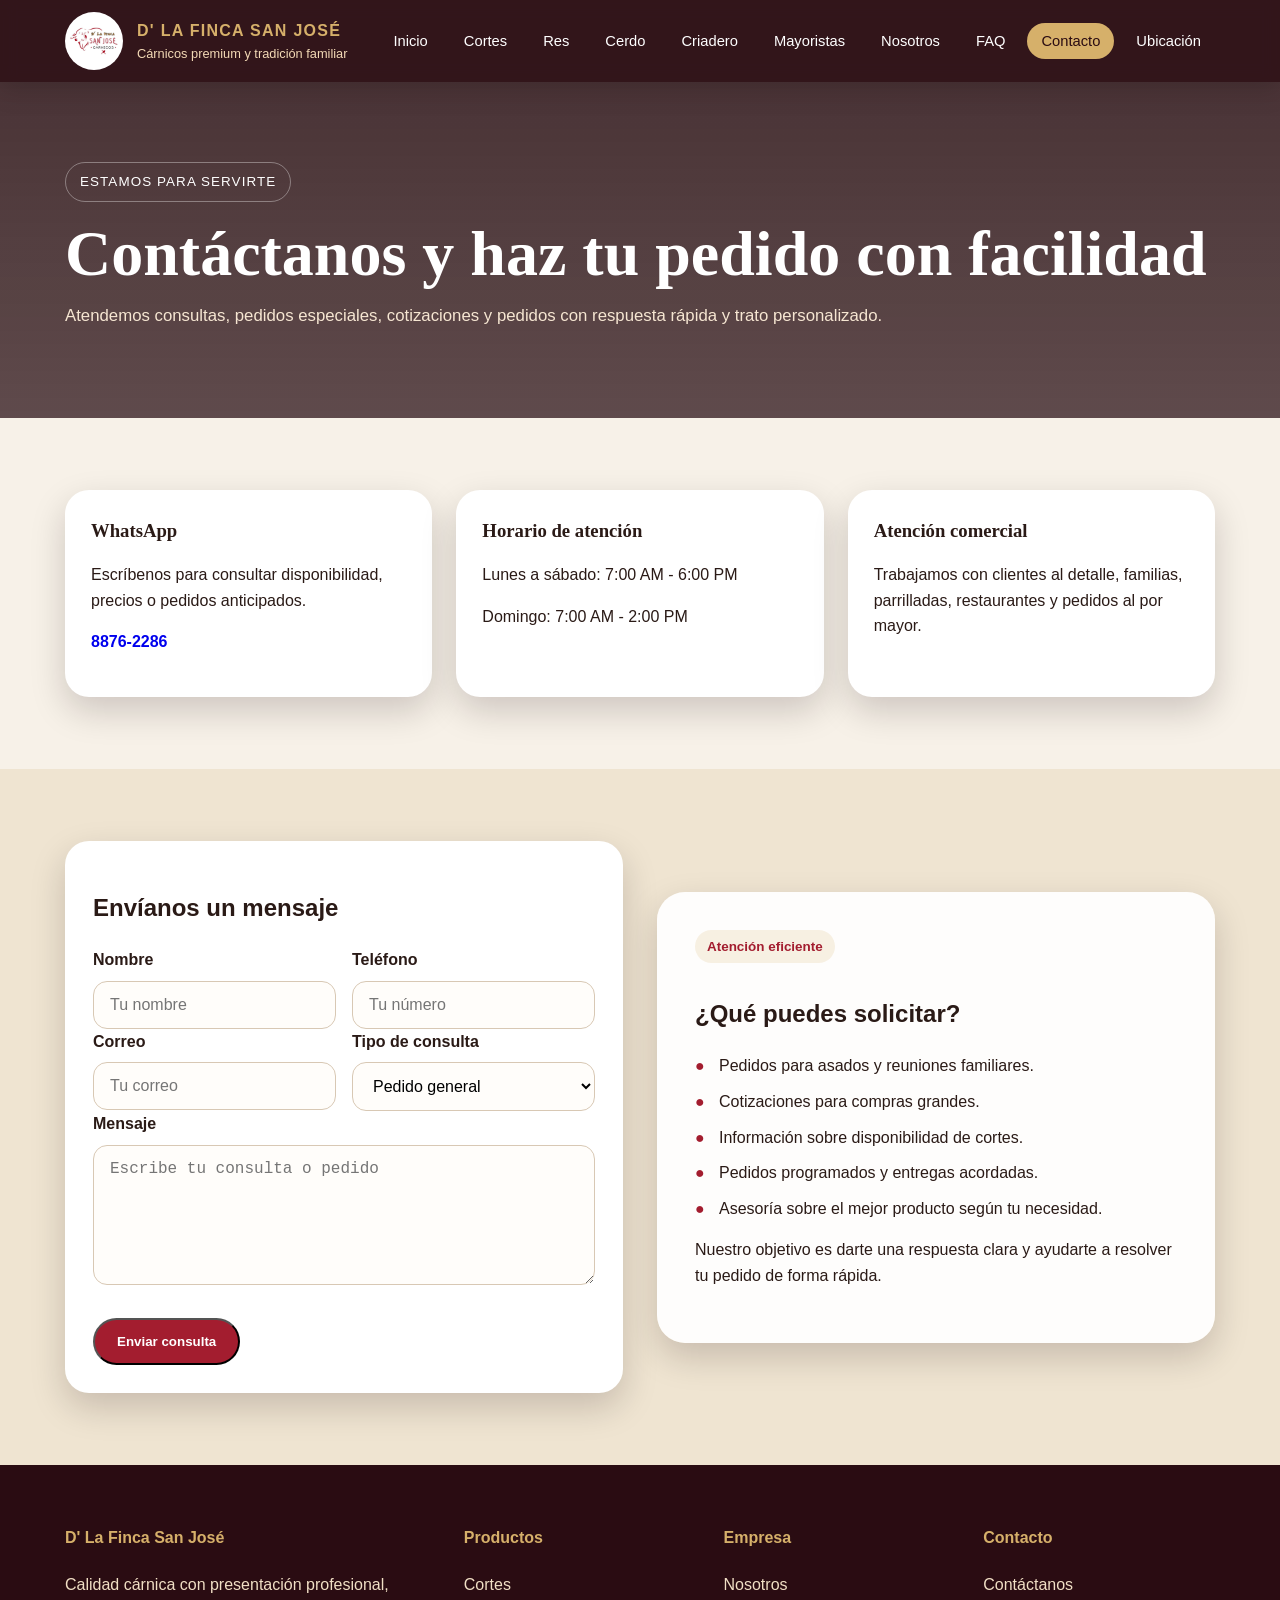
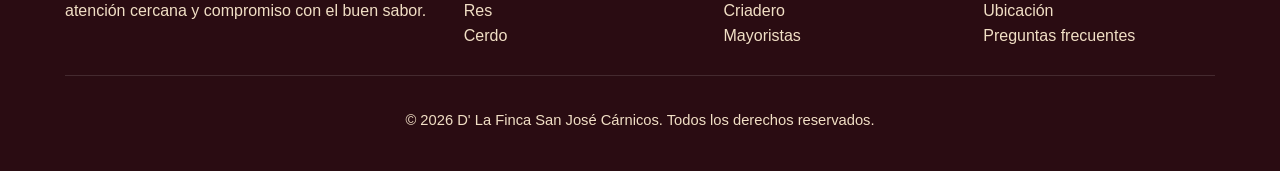
<file: contacto.html>
<!DOCTYPE html>
<html lang="es">

<head>
    <meta charset="UTF-8">
    <meta name="viewport" content="width=device-width, initial-scale=1.0">
    <title>Contacto | D' La Finca San José</title>
    <link rel="stylesheet" href="styles.css">
    <script src="javascript.js"></script>
</head>

<body>
    <header class="site-header">
        <div class="container header-inner"><a class="brand" href="index.html"><img src="imagenes/logo_finca.jpg" alt="Logo">
                <div class="brand-text"><strong>D' La Finca San José</strong><span>Cárnicos premium y tradición
                        familiar</span></div>
            </a>
            <nav class="site-nav">
                <ul>
                    <li><a href="index.html">Inicio</a></li>
                    <li><a href="cortes.html">Cortes</a></li>
                    <li><a href="productos_res.html">Res</a></li>
                    <li><a href="producto_cerdo.html">Cerdo</a></li>
                    <li><a href="criadero.html">Criadero</a></li>
                    <li><a href="mayoristas.html">Mayoristas</a></li>
                    <li><a href="acerca.html">Nosotros</a></li>
                    <li><a href="preguntas.html">FAQ</a></li>
                    <li><a class="active" href="contacto.html">Contacto</a></li>
                    <li><a href="ubicacion.html">Ubicación</a></li>
                </ul>
            </nav>
        </div>
    </header>

    <section class="page-hero">
        <div class="container"><span class="kicker">Estamos para servirte</span>
            <h1>Contáctanos y haz tu pedido con facilidad</h1>
            <p>Atendemos consultas, pedidos especiales, cotizaciones y pedidos con respuesta rápida y trato
                personalizado.</p>
        </div>
    </section>

    <section class="section">
        <div class="container contact-grid">
            <div class="contact-card">
                <h3>WhatsApp</h3>
                <p>Escríbenos para consultar disponibilidad, precios o pedidos anticipados.</p>
                <p>
                <strong>
                    <a href="https://wa.me/50488762286" target="_blank">
                        8876-2286
                    </a>
                </strong>
            </p>
            </div>
            <div class="contact-card">
                <h3>Horario de atención</h3>
                <p>Lunes a sábado: 7:00 AM - 6:00 PM</p>
                <p>Domingo: 7:00 AM - 2:00 PM</p>
            </div>
            <div class="contact-card">
                <h3>Atención comercial</h3>
                <p>Trabajamos con clientes al detalle, familias, parrilladas, restaurantes y pedidos al por mayor.</p>
            </div>
        </div>
    </section>

    <section class="section alt">
        <div class="container grid-2">
            <div class="form-box">
                <h2>Envíanos un mensaje</h2>
                <form action="contacto.html" method="get" id="contactForm">
                    <div class="form-row">
                        <div id="txtNombreDiv"><label for="nombre">Nombre</label><input id="txtNombre" type="text"
                                placeholder="Tu nombre"></div>
                        <div id="txtTelefonoDiv"><label for="telefono">Teléfono</label><input id="txtTelefono" type="tel"
                                placeholder="Tu número"></div>
                    </div>
                    <div class="form-row">
                        <div id="txtCorreoDiv"><label for="correo">Correo</label><input id="txtCorreo" type="email"
                                placeholder="Tu correo"></div>
                        <div id="txtServicioDiv"><label for="servicio">Tipo de consulta</label><select id="txtServicio">
                                <option>Pedido general</option>
                                <option>Consulta general</option>
                                <option>Mayorista</option>
                                <option>Cotización</option>
                        </select></div>
                    </div>
                    <div id="txtMensajeDiv"><label for="mensaje">Mensaje</label><textarea id="txtMensaje"
                            placeholder="Escribe tu consulta o pedido"></textarea></div><br><button class="btn"
                        type="submit" id="btnSubmit">Enviar consulta</button>
                </form>
            </div>
            <div class="content-box"><span class="badge">Atención eficiente</span>
                <h2>¿Qué puedes solicitar?</h2>
                <ul class="check-list">
                    <li>Pedidos para asados y reuniones familiares.</li>
                    <li>Cotizaciones para compras grandes.</li>
                    <li>Información sobre disponibilidad de cortes.</li>
                    <li>Pedidos programados y entregas acordadas.</li>
                    <li>Asesoría sobre el mejor producto según tu necesidad.</li>
                </ul>
                <p>Nuestro objetivo es darte una respuesta clara y ayudarte a resolver tu pedido de forma rápida.</p>
            </div>
        </div>
    </section>

    <footer class="site-footer">
        <div class="container footer-grid">
            <div>
                <h4>D' La Finca San José</h4>
                <p>Calidad cárnica con presentación profesional, atención cercana y compromiso con el buen sabor.</p>
            </div>
            <div>
                <h4>Productos</h4>
                <ul>
                    <li><a href="cortes.html">Cortes</a></li>
                    <li><a href="productos_res.html">Res</a></li>
                    <li><a href="producto_cerdo.html">Cerdo</a></li>
                </ul>
            </div>
            <div>
                <h4>Empresa</h4>
                <ul>
                    <li><a href="acerca.html">Nosotros</a></li>
                    <li><a href="criadero.html">Criadero</a></li>
                    <li><a href="mayoristas.html">Mayoristas</a></li>
                </ul>
            </div>
            <div>
                <h4>Contacto</h4>
                <ul>
                    <li><a href="contacto.html">Contáctanos</a></li>
                    <li><a href="ubicacion.html">Ubicación</a></li>
                    <li><a href="preguntas.html">Preguntas frecuentes</a></li>
                </ul>
            </div>
        </div>
        <div class="container footer-bottom">
            <p>© 2026 D' La Finca San José Cárnicos. Todos los derechos reservados.</p>
        </div>
    </footer>
</body>

</html>
</file>
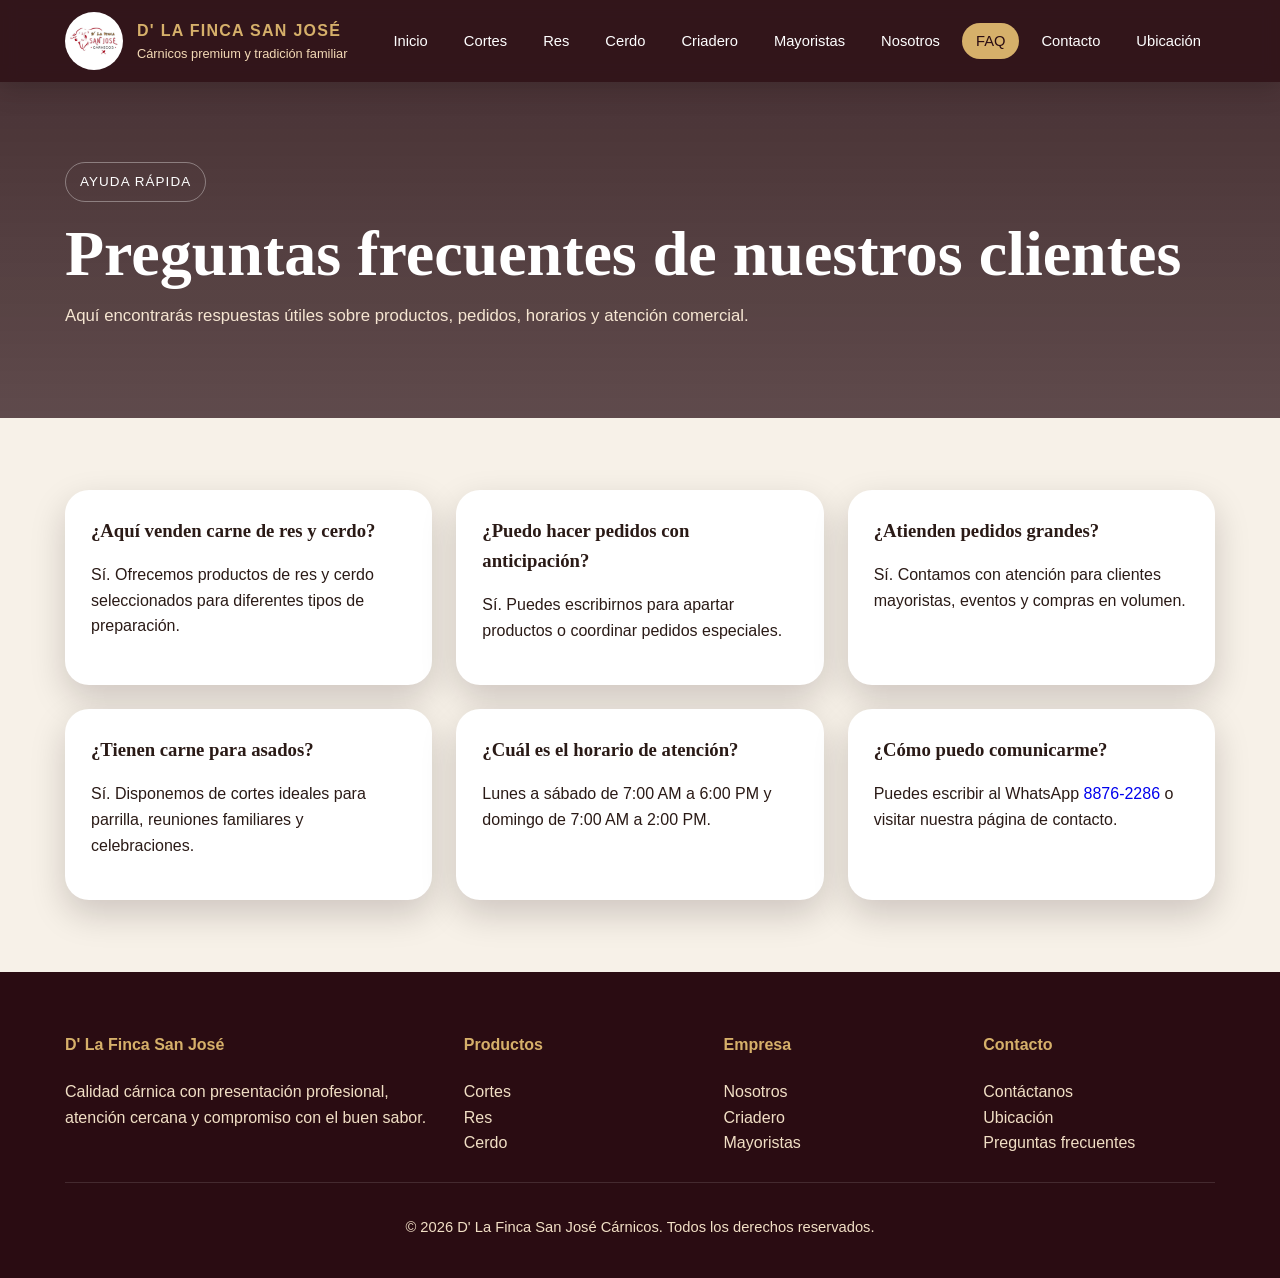
<file: preguntas.html>
<!DOCTYPE html>
<html lang="es">

<head>
    <meta charset="UTF-8">
    <meta name="viewport" content="width=device-width, initial-scale=1.0">
    <title>Preguntas Frecuentes | D' La Finca San José</title>

    <link rel="stylesheet" href="styles.css">
</head>

<body>
    <header class="site-header">
        <div class="container header-inner">
            <a class="brand" href="index.html">
                <img src="imagenes/logo_finca.jpg" alt="Logo">

                <div class="brand-text">
                    <strong>D' La Finca San José</strong>
                    <span>Cárnicos premium y tradición familiar</span>
                </div>
            </a>
            <nav class="site-nav">
                <ul>
                    <li><a href="index.html">Inicio</a></li>
                    <li><a href="cortes.html">Cortes</a></li>
                    <li><a href="productos_res.html">Res</a></li>
                    <li><a href="producto_cerdo.html">Cerdo</a></li>
                    <li><a href="criadero.html">Criadero</a></li>
                    <li><a href="mayoristas.html">Mayoristas</a></li>
                    <li><a href="acerca.html">Nosotros</a></li>
                    <li><a class="active" href="preguntas.html">FAQ</a></li>
                    <li><a href="contacto.html">Contacto</a></li>
                    <li><a href="ubicacion.html">Ubicación</a></li>
                </ul>
            </nav>
        </div>
    </header>

    <section class="page-hero">
        <div class="container">
            <span class="kicker">
                Ayuda rápida
            </span>
            <h1>
                Preguntas frecuentes de nuestros clientes
            </h1>
            <p>
                Aquí encontrarás respuestas útiles sobre productos, pedidos, horarios y atención comercial.
            </p>
        </div>
    </section>

    <section class="section">
        <div class="container faq-grid">
            <article class="faq-item">
                <h3>¿Aquí venden carne de res y cerdo?</h3>
                <p>
                    Sí. Ofrecemos productos de res y cerdo seleccionados para diferentes tipos de preparación.
                </p>
            </article>
            <article class="faq-item">
                <h3>¿Puedo hacer pedidos con anticipación?</h3>
                <p>
                    Sí. Puedes escribirnos para apartar productos o coordinar pedidos especiales.
                </p>
            </article>

            <article class="faq-item">
                <h3>¿Atienden pedidos grandes?</h3>
                <p>
                    Sí. Contamos con atención para clientes mayoristas, eventos y compras en volumen.
                </p>
            </article>
            <article class="faq-item">
                <h3>¿Tienen carne para asados?</h3>
                <p>
                    Sí. Disponemos de cortes ideales para parrilla, reuniones familiares y celebraciones.
                </p>
            </article>
            <article class="faq-item">
                <h3>¿Cuál es el horario de atención?</h3>
                <p>
                    Lunes a sábado de 7:00 AM a 6:00 PM y domingo de 7:00 AM a 2:00 PM.
                </p>
            </article>

            <article class="faq-item">
                <h3>¿Cómo puedo comunicarme?</h3>
                <p>
                    Puedes escribir al WhatsApp <a href="https://wa.me/50488762286" target="_blank"> 8876-2286 </a> o visitar nuestra página de contacto.
                </p>
            </article>
        </div>
    </section>

    <footer class="site-footer">
        <div class="container footer-grid">
            <div>
                <h4>D' La Finca San José</h4>
                <p>
                    Calidad cárnica con presentación profesional, atención cercana y compromiso con el buen sabor.
                </p>
            </div>

            <div>
                <h4>Productos</h4>
                <ul>
                    <li><a href="cortes.html">Cortes</a></li>
                    <li><a href="productos_res.html">Res</a></li>
                    <li><a href="producto_cerdo.html">Cerdo</a></li>
                </ul>
            </div>
            <div>
                <h4>Empresa</h4>
                <ul>
                    <li><a href="acerca.html">Nosotros</a></li>
                    <li><a href="criadero.html">Criadero</a></li>
                    <li><a href="mayoristas.html">Mayoristas</a></li>
                </ul>
            </div>
            <div>
                <h4>Contacto</h4>
                <ul>
                    <li><a href="contacto.html">Contáctanos</a></li>
                    <li><a href="ubicacion.html">Ubicación</a></li>
                    <li><a href="preguntas.html">Preguntas frecuentes</a></li>
                </ul>
            </div>
        </div>

        <div class="container footer-bottom">
            <p>
                © 2026 D' La Finca San José Cárnicos.
                Todos los derechos reservados.
            </p>
        </div>


    </footer>


</body>

</html>
</file>
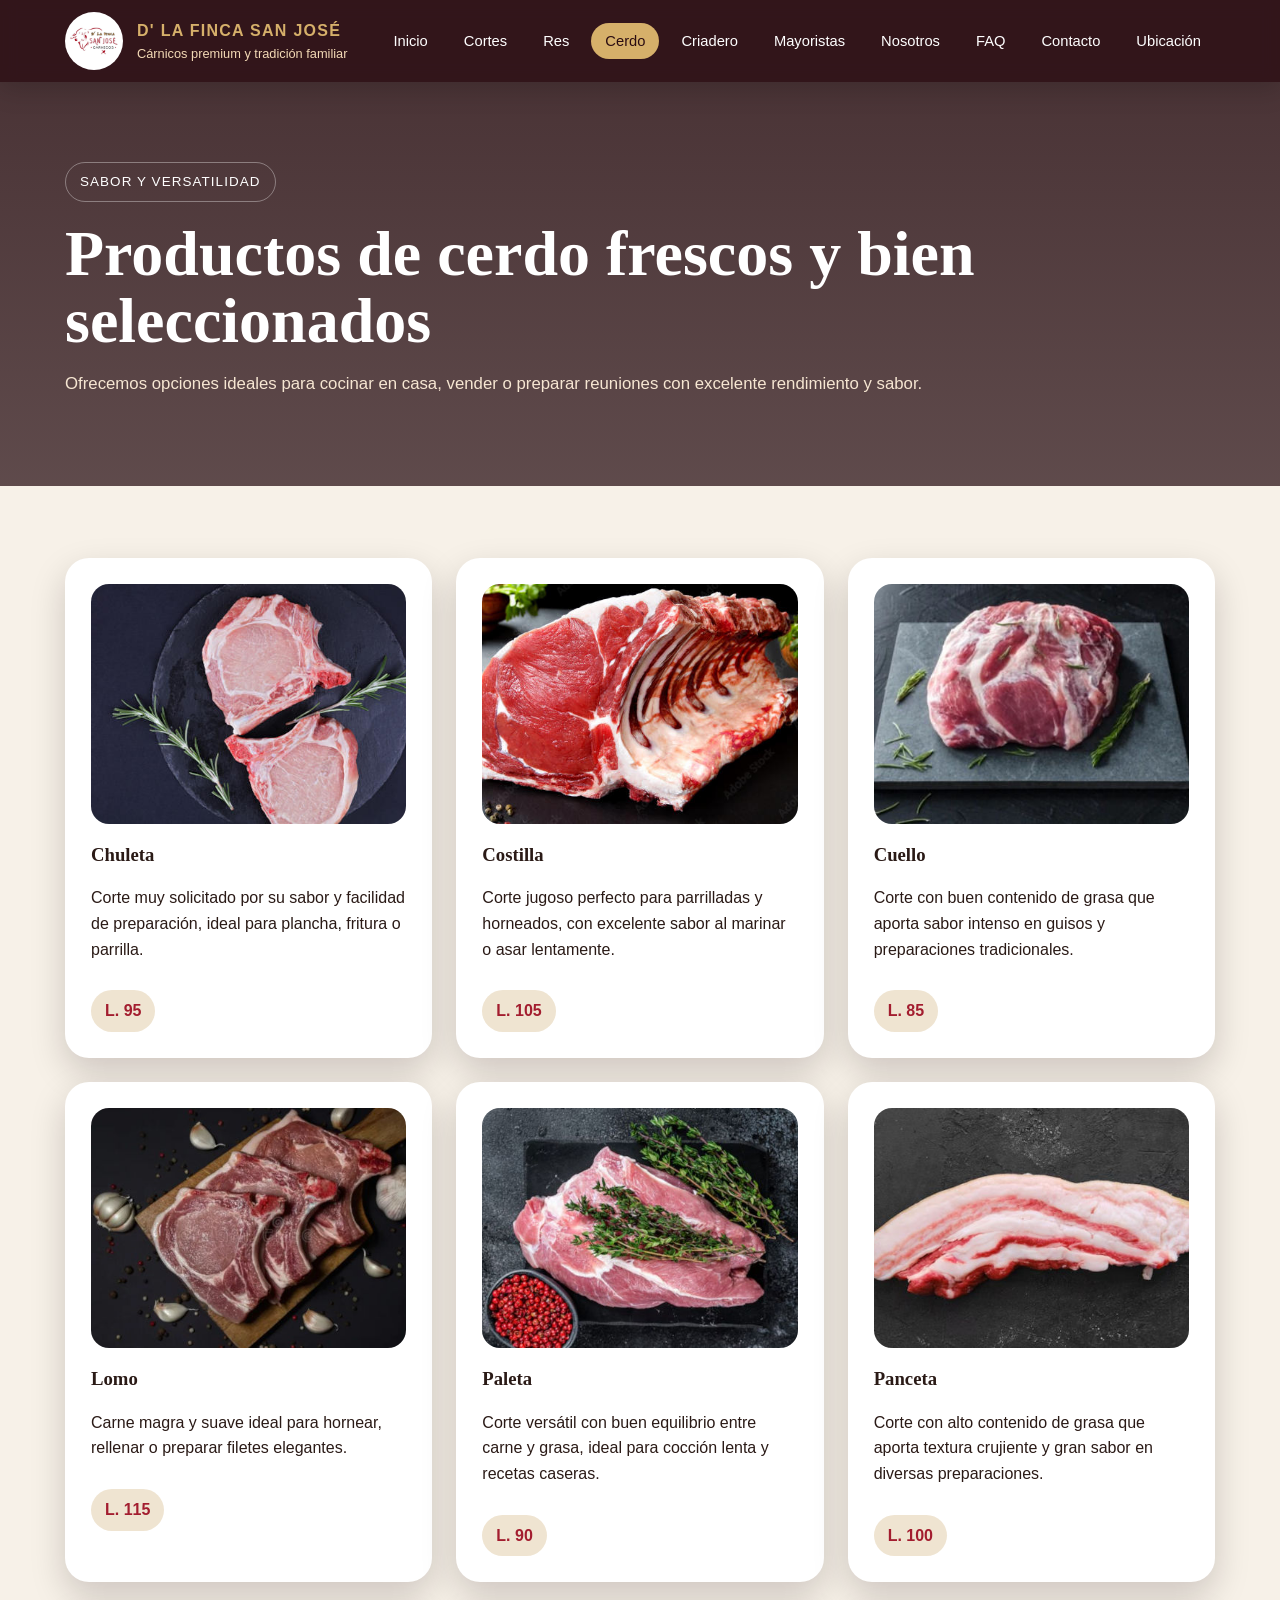
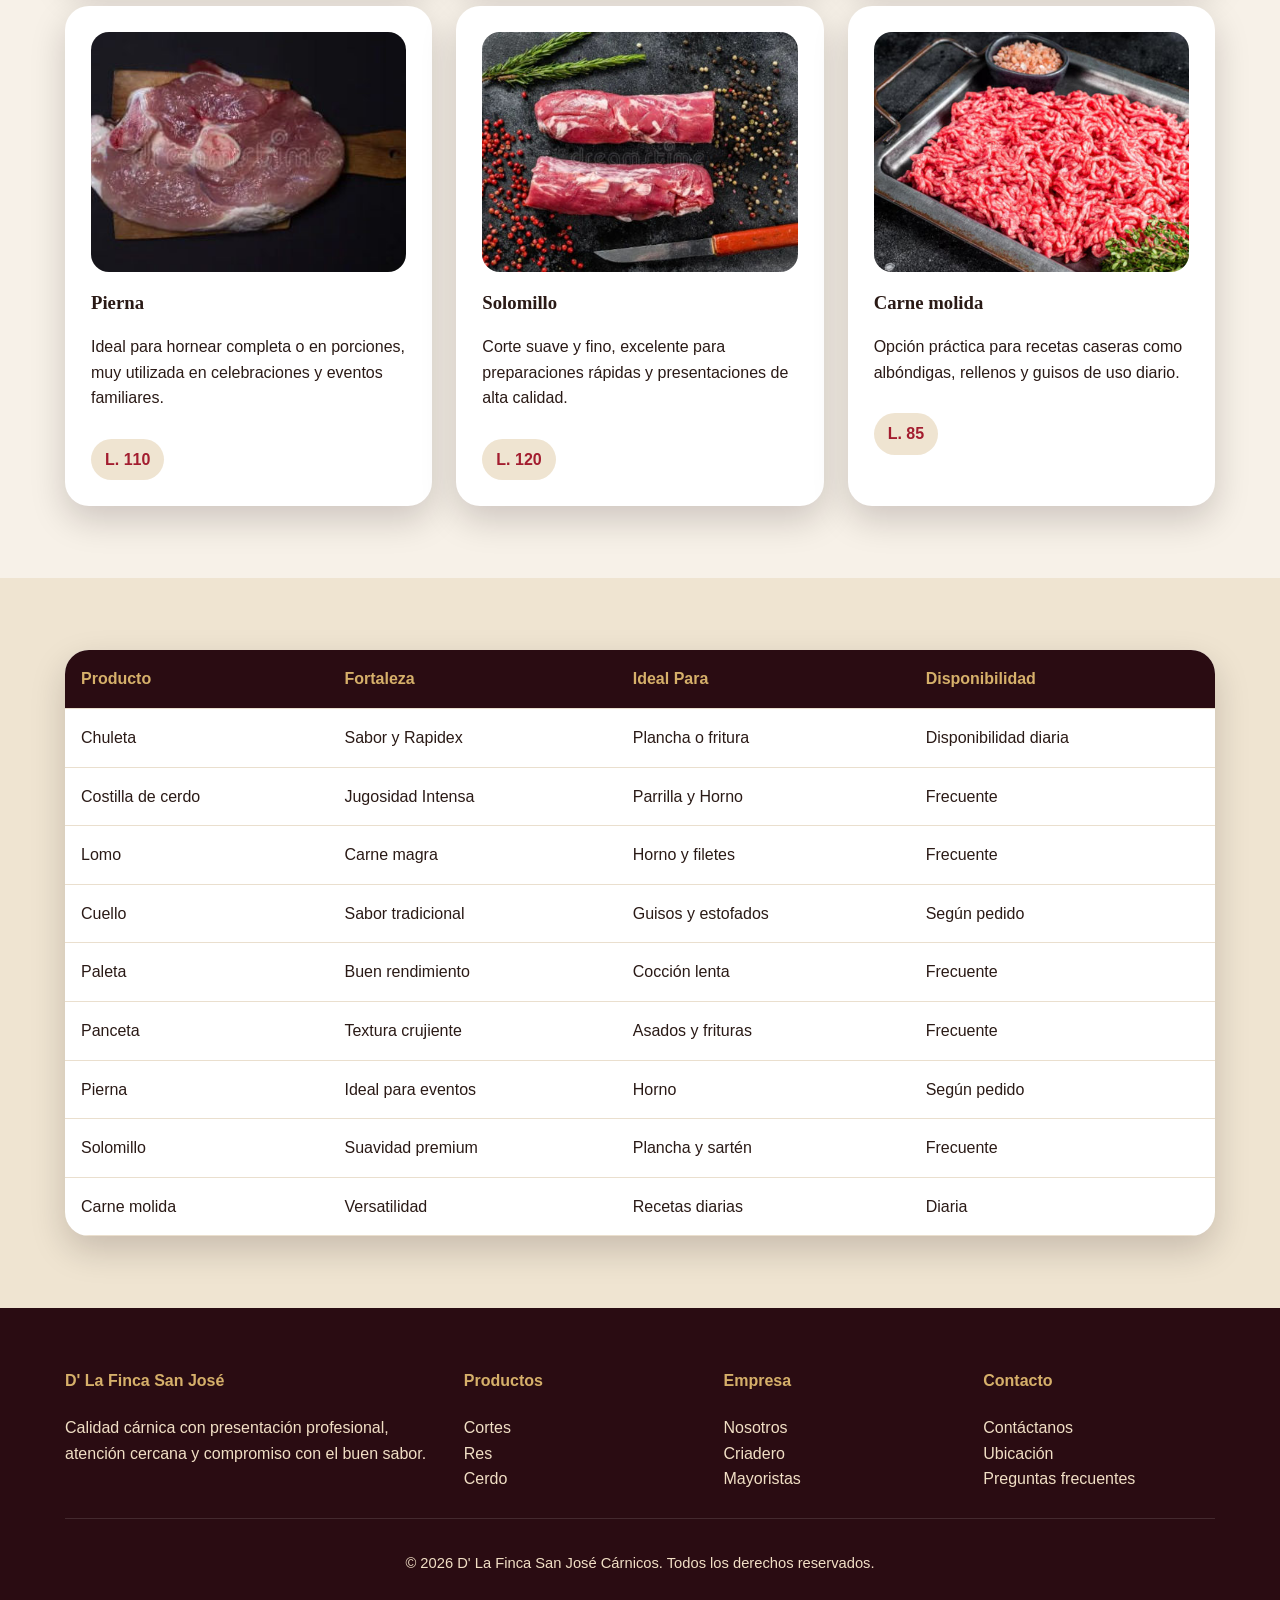
<file: producto_cerdo.html>
<!DOCTYPE html>
<html lang="es">

<head>
    <meta charset="UTF-8">
    <meta name="viewport" content="width=device-width, initial-scale=1.0">
    <title>Productos de Cerdo | D' La Finca San José</title>

    <link rel="stylesheet" href="styles.css">
</head>

<body>
    <header class="site-header">
        <div class="container header-inner">
            <a class="brand" href="index.html">

                <img src="imagenes/logo_finca.jpg" alt="Logo">

                <div class="brand-text">
                    <strong>D' La Finca San José</strong>
                    <span>Cárnicos premium y tradición familiar</span>
                </div>

            </a>
            <nav class="site-nav">
                <ul>
                    <li><a href="index.html">Inicio</a></li>
                    <li><a href="cortes.html">Cortes</a></li>
                    <li><a href="productos_res.html">Res</a></li>
                    <li><a class="active" href="producto_cerdo.html">Cerdo</a></li>
                    <li><a href="criadero.html">Criadero</a></li>
                    <li><a href="mayoristas.html">Mayoristas</a></li>
                    <li><a href="acerca.html">Nosotros</a></li>
                    <li><a href="preguntas.html">FAQ</a></li>
                    <li><a href="contacto.html">Contacto</a></li>
                    <li><a href="ubicacion.html">Ubicación</a></li>
                </ul>
            </nav>
        </div>
    </header>

    <section class="page-hero">
        <div class="container">
            <span class="kicker">
                Sabor y versatilidad
            </span>
            <h1>
                Productos de cerdo frescos y bien seleccionados
            </h1>
            <p>
                Ofrecemos opciones ideales para cocinar en casa,
                vender o preparar reuniones con excelente rendimiento y sabor.
            </p>
        </div>

    </section>

    <section class="section">

        <div class="container product-grid">

            <article class="product-card">
                <img src="imagenes/cerdo_chuleta.jpg"
                    alt="Chuleta de cerdo">

                <h3>Chuleta</h3>
                <p>
                    Corte muy solicitado por su sabor y facilidad de preparación, ideal para plancha, fritura o parrilla.
                </p>
                <span class="price-tag">
                    L. 95
                </span>
            </article>


            <article class="product-card">
                <img src="imagenes/cerdo_costilla.jpg"
                    alt="Costilla de cerdo">

                <h3>Costilla</h3>
                <p>
                    Corte jugoso perfecto para parrilladas y horneados, con excelente sabor al marinar o asar lentamente.
                </p>
                <span class="price-tag">
                    L. 105
                </span>
            </article>


            <article class="product-card">
                <img src="imagenes/cerdo_cuello.jpg"
                    alt="Cuello de cerdo">

                <h3>Cuello</h3>
                <p>
                    Corte con buen contenido de grasa que aporta sabor intenso en guisos y preparaciones tradicionales.
                </p>
                <span class="price-tag">
                    L. 85
                </span>
            </article>


            <article class="product-card">
                <img src="imagenes/cerdo_lomo.jpg"
                    alt="Lomo de cerdo">

                <h3>Lomo</h3>
                <p>
                    Carne magra y suave ideal para hornear, rellenar o preparar filetes elegantes.
                </p>
                <span class="price-tag">
                    L. 115
                </span>
            </article>


            <article class="product-card">
                <img src="imagenes/cerdo_paleta.jpg"
                    alt="Paleta de cerdo">

                <h3>Paleta</h3>
                <p>
                    Corte versátil con buen equilibrio entre carne y grasa, ideal para cocción lenta y recetas caseras.
                </p>
                <span class="price-tag">
                    L. 90
                </span>
            </article>


            <article class="product-card">
                <img src="imagenes/cerdo_panceta.jpg"
                    alt="Panceta de cerdo">

                <h3>Panceta</h3>
                <p>
                    Corte con alto contenido de grasa que aporta textura crujiente y gran sabor en diversas preparaciones.
                </p>
                <span class="price-tag">
                    L. 100
                </span>
            </article>


            <article class="product-card">
                <img src="imagenes/cerdo_pierna.jpg"
                    alt="Pierna de cerdo">

                <h3>Pierna</h3>
                <p>
                    Ideal para hornear completa o en porciones, muy utilizada en celebraciones y eventos familiares.
                </p>
                <span class="price-tag">
                    L. 110
                </span>
            </article>


            <article class="product-card">
                <img src="imagenes/cerdo_solomillo.jpg"
                    alt="Solomillo de cerdo">

                <h3>Solomillo</h3>
                <p>
                    Corte suave y fino, excelente para preparaciones rápidas y presentaciones de alta calidad.
                </p>
                <span class="price-tag">
                    L. 120
                </span>
            </article>


            <article class="product-card">
                <img src="imagenes/cerdo_molida.jpg"
                    alt="Carne molida de cerdo">

                <h3>Carne molida</h3>
                <p>
                    Opción práctica para recetas caseras como albóndigas, rellenos y guisos de uso diario.
                </p>
                <span class="price-tag">
                    L. 85
                </span>
            </article>
            
        </div>
    </section>

    <section class="section alt">
        <div class="container">
            <div class="table-wrap">
                <table class="tabla-productos">
                    <thead>

                        <tr>
                            <th>Producto</th>
                            <th>Fortaleza</th>
                            <th>Ideal Para</th>
                            <th>Disponibilidad</th>
                        </tr>

                    </thead>

                    <tbody>

                        <tr>
                            <td>Chuleta</td>
                            <td>Sabor y Rapidex</td>
                            <td>Plancha o fritura</td>
                            <td>Disponibilidad diaria</td>
                        </tr>

                        <tr>
                            <td>Costilla de cerdo</td>
                            <td>Jugosidad Intensa</td>
                            <td>Parrilla y Horno</td>
                            <td>Frecuente</td>
                        </tr>

                        <tr>
                            <td>Lomo</td>
                            <td>Carne magra</td>
                            <td>Horno y filetes</td>
                            <td>Frecuente</td>
                        </tr>

                        <tr>
                            <td>Cuello</td>
                            <td>Sabor tradicional</td>
                            <td>Guisos y estofados</td>
                            <td>Según pedido</td>
                        </tr>

                        <tr>
                            <td>Paleta</td>
                            <td>Buen rendimiento</td>
                            <td>Cocción lenta</td>
                            <td>Frecuente</td>
                        </tr>

                        <tr>
                            <td>Panceta</td>
                            <td>Textura crujiente</td>
                            <td>Asados y frituras</td>
                            <td>Frecuente</td>
                        </tr>

                        <tr>
                            <td>Pierna</td>
                            <td>Ideal para eventos</td>
                            <td>Horno</td>
                            <td>Según pedido</td>
                        </tr>

                        <tr>
                            <td>Solomillo</td>
                            <td>Suavidad premium</td>
                            <td>Plancha y sartén</td>
                            <td>Frecuente</td>
                        </tr>

                        <tr>
                            <td>Carne molida</td>
                            <td>Versatilidad</td>
                            <td>Recetas diarias</td>
                            <td>Diaria</td>
                        </tr>

                    </tbody>
                </table>
            </div>
        </div>
    </section>

    <footer class="site-footer">

        <div class="container footer-grid">
            <div>

                <h4>D' La Finca San José</h4>

                <p>
                    Calidad cárnica con presentación profesional,
                    atención cercana y compromiso con el buen sabor.
                </p>

            </div>

            <div>

                <h4>Productos</h4>

                <ul>
                    <li><a href="cortes.html">Cortes</a></li>
                    <li><a href="productos_res.html">Res</a></li>
                    <li><a href="producto_cerdo.html">Cerdo</a></li>
                </ul>

            </div>

            <div>

                <h4>Empresa</h4>

                <ul>
                    <li><a href="acerca.html">Nosotros</a></li>
                    <li><a href="criadero.html">Criadero</a></li>
                    <li><a href="mayoristas.html">Mayoristas</a></li>
                </ul>

            </div>
            <div>

                <h4>Contacto</h4>

                <ul>
                    <li><a href="contacto.html">Contáctanos</a></li>
                    <li><a href="ubicacion.html">Ubicación</a></li>
                    <li><a href="preguntas.html">Preguntas frecuentes</a></li>
                </ul>

            </div>
        </div>

        <div class="container footer-bottom">

            <p>
                © 2026 D' La Finca San José Cárnicos.
                Todos los derechos reservados.
            </p>

        </div>
    </footer>
</body>

</html>
</file>
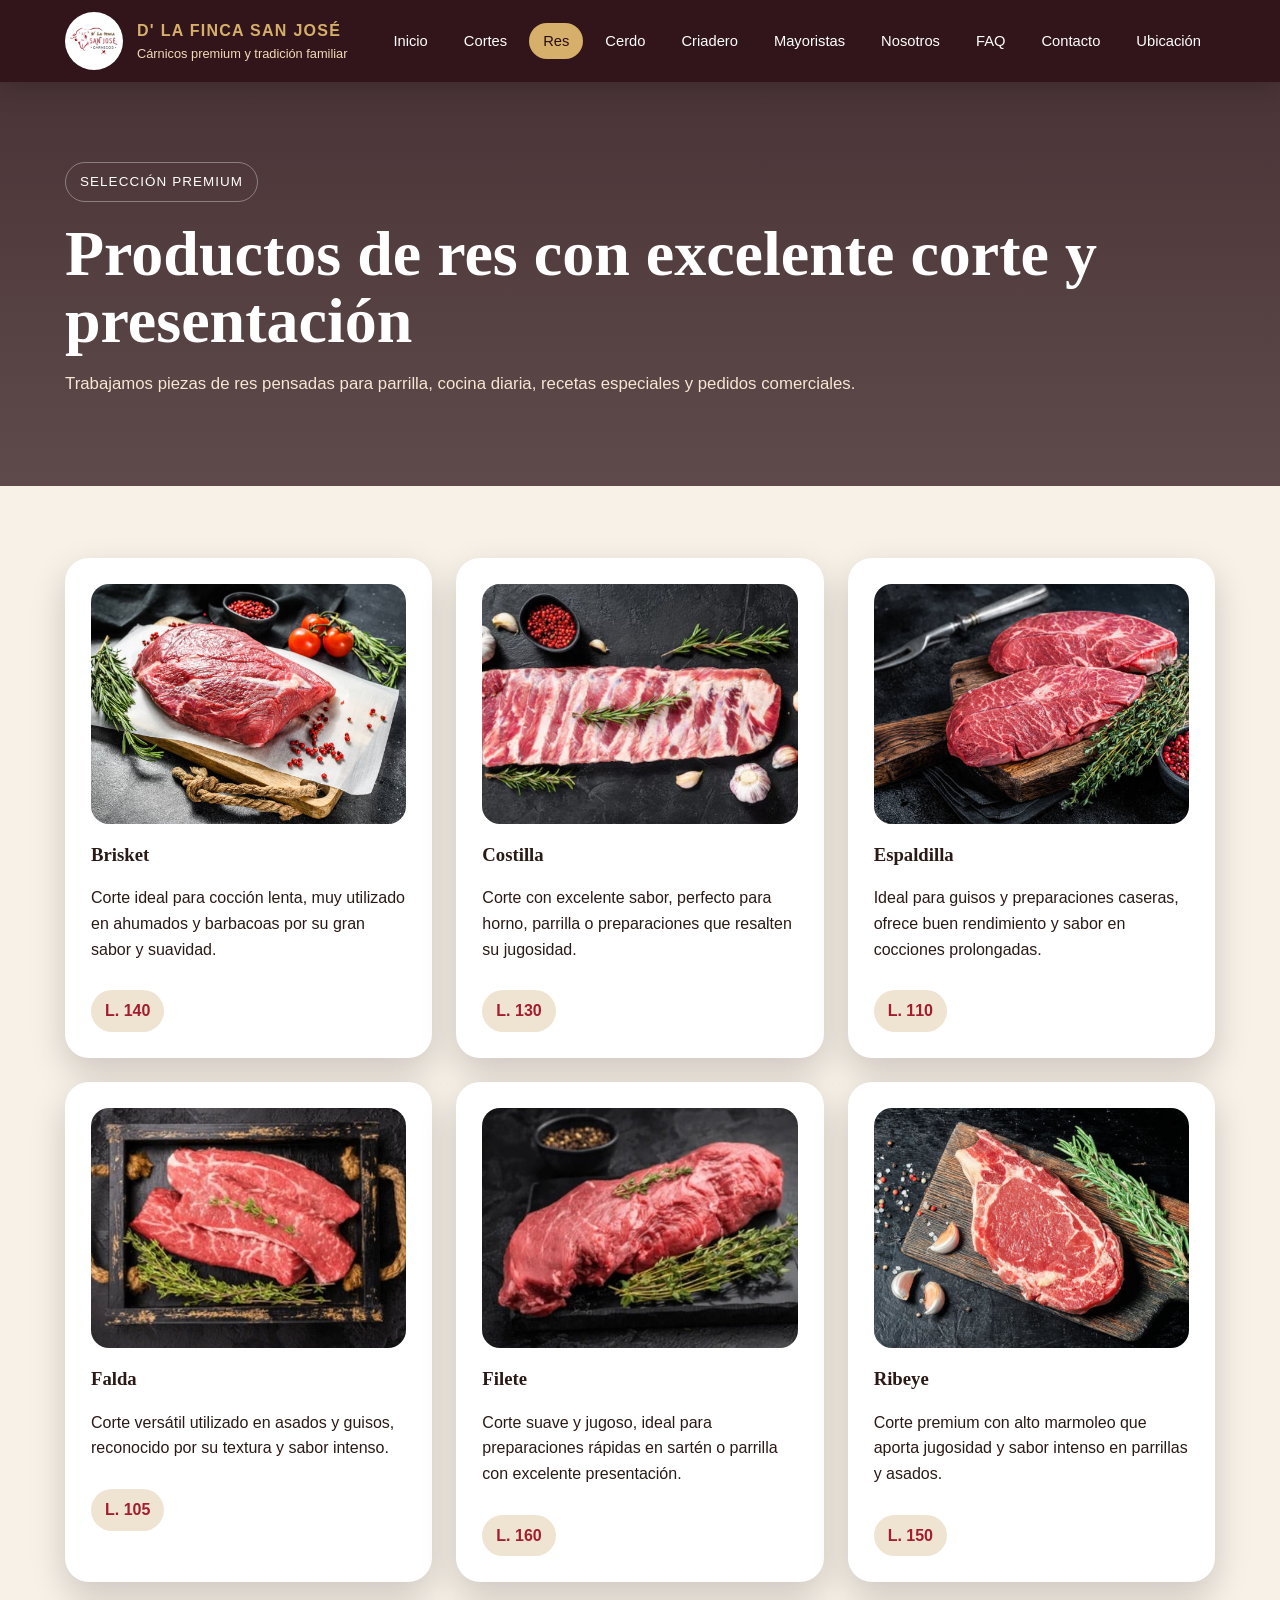
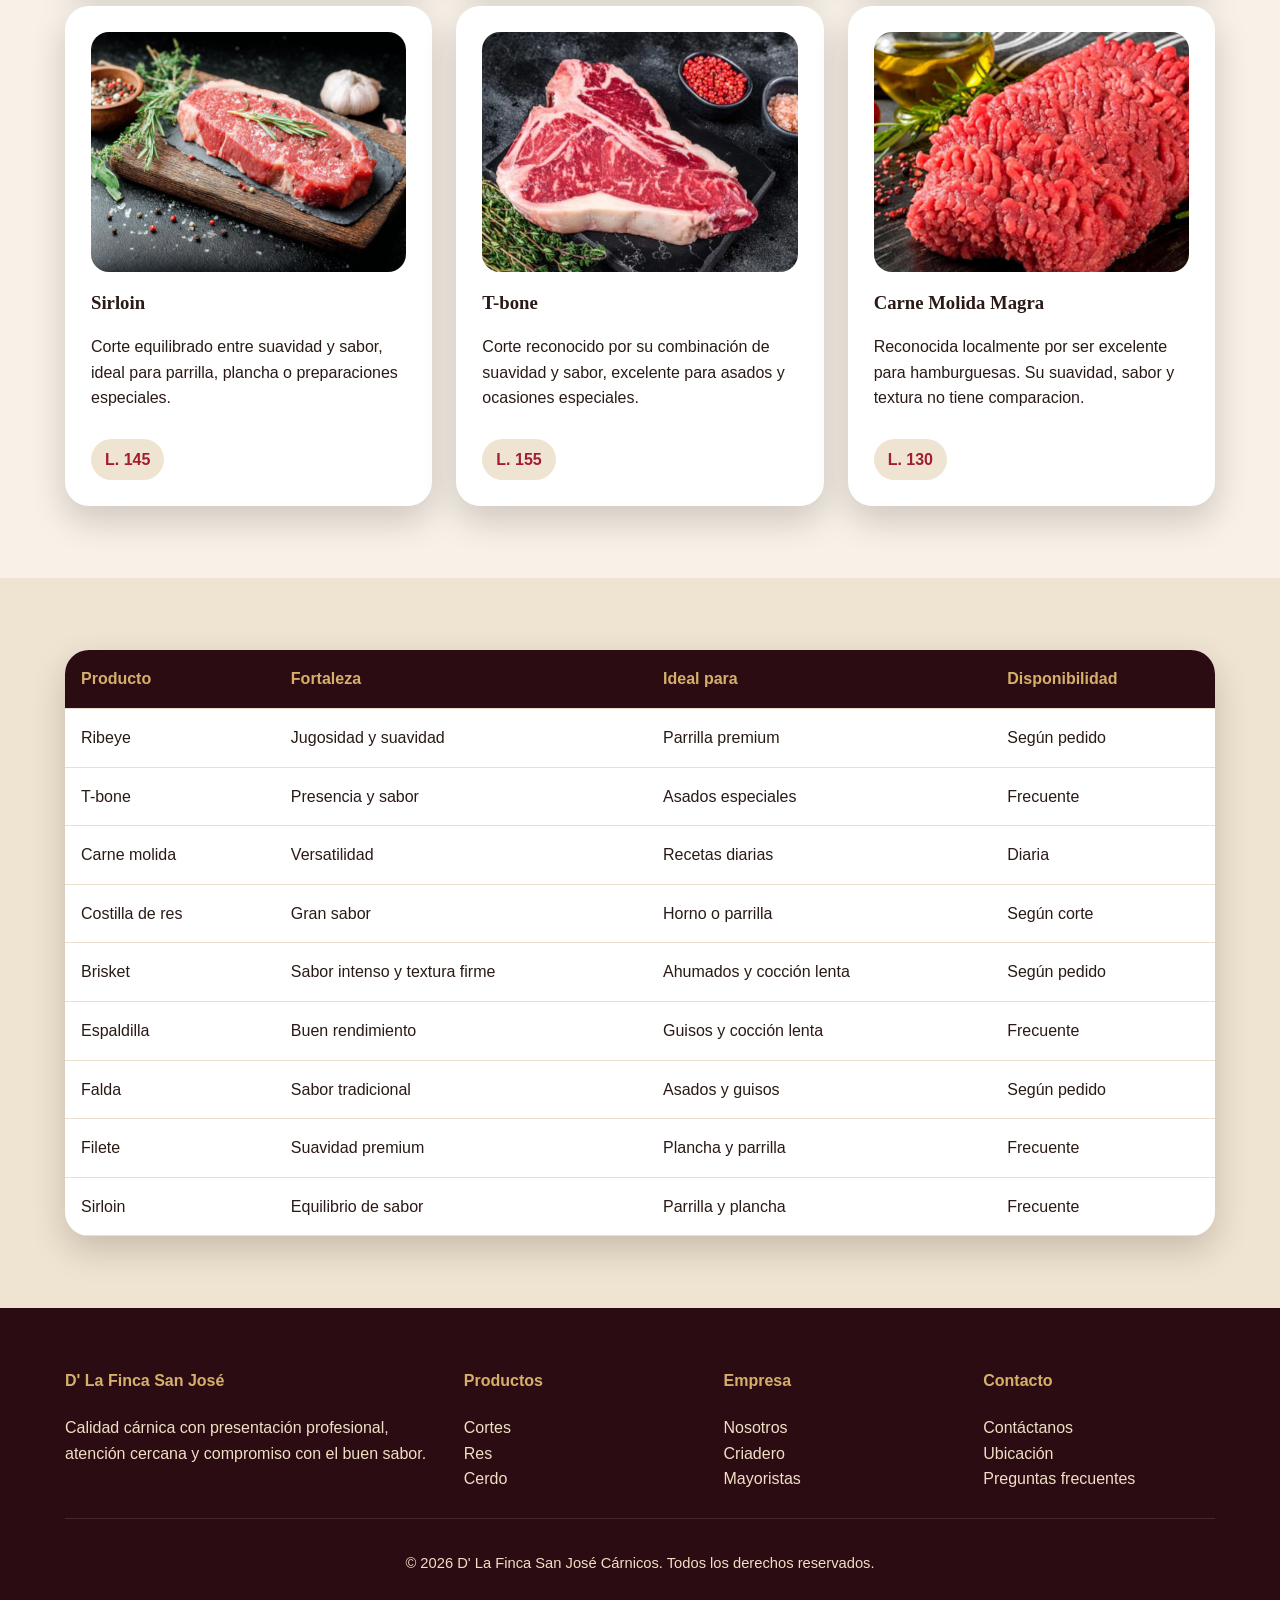
<file: productos_res.html>
<!DOCTYPE html>
<html lang="es">

<head>
    <meta charset="UTF-8">
    <meta name="viewport" content="width=device-width, initial-scale=1.0">
    <title>Productos de Res | D' La Finca San José</title>

    <link rel="stylesheet" href="styles.css">
</head>

<body>
    <header class="site-header">
        <div class="container header-inner">
            <a class="brand" href="index.html">
                <img src="imagenes/logo_finca.jpg" alt="Logo">

                <div class="brand-text">
                    <strong>D' La Finca San José</strong>
                    <span>Cárnicos premium y tradición familiar</span>
                </div>
            </a>

            <nav class="site-nav">
                <ul>
                    <li><a href="index.html">Inicio</a></li>
                    <li><a href="cortes.html">Cortes</a></li>
                    <li><a class="active" href="productos_res.html">Res</a></li>
                    <li><a href="producto_cerdo.html">Cerdo</a></li>
                    <li><a href="criadero.html">Criadero</a></li>
                    <li><a href="mayoristas.html">Mayoristas</a></li>
                    <li><a href="acerca.html">Nosotros</a></li>
                    <li><a href="preguntas.html">FAQ</a></li>
                    <li><a href="contacto.html">Contacto</a></li>
                    <li><a href="ubicacion.html">Ubicación</a></li>
                </ul>
            </nav>
        </div>
    </header>

    <section class="page-hero">
        <div class="container">
            <span class="kicker">
                Selección premium
            </span>
            <h1>
                Productos de res con excelente corte y presentación
            </h1>
            <p>
                Trabajamos piezas de res pensadas para parrilla, cocina diaria, recetas especiales y pedidos comerciales.
            </p>
        </div>

    </section>

    <section class="section">
        <div class="container product-grid">
            <article class="product-card">
            <img src="imagenes/res_brisket.jpg"
                alt="Brisket de res">

            <h3>Brisket</h3>
            <p>
                Corte ideal para cocción lenta, muy utilizado en ahumados y barbacoas por su gran sabor y suavidad.
            </p>
            <span class="price-tag">
                L. 140
            </span>
        </article>

        <article class="product-card">
            <img src="imagenes/res_costilla.jpg"
                alt="Costilla de res">

            <h3>Costilla</h3>
            <p>
                Corte con excelente sabor, perfecto para horno, parrilla o preparaciones que resalten su jugosidad.
            </p>
            <span class="price-tag">
                L. 130
            </span>
        </article>

        <article class="product-card">
            <img src="imagenes/res_espaldilla.jpg"
                alt="Espaldilla de res">

            <h3>Espaldilla</h3>
            <p>
                Ideal para guisos y preparaciones caseras, ofrece buen rendimiento y sabor en cocciones prolongadas.
            </p>
            <span class="price-tag">
                L. 110
            </span>
        </article>

        <article class="product-card">
            <img src="imagenes/res_falda.jpg"
                alt="Falda de res">

            <h3>Falda</h3>
            <p>
                Corte versátil utilizado en asados y guisos, reconocido por su textura y sabor intenso.
            </p>
            <span class="price-tag">
                L. 105
            </span>
        </article>

        <article class="product-card">
            <img src="imagenes/res_filete.jpg"
                alt="Filete de res">

            <h3>Filete</h3>
            <p>
                Corte suave y jugoso, ideal para preparaciones rápidas en sartén o parrilla con excelente presentación.
            </p>
            <span class="price-tag">
                L. 160
            </span>
        </article>

        <article class="product-card">
            <img src="imagenes/res_ribeye.jpg"
                alt="Ribeye de res">

            <h3>Ribeye</h3>
            <p>
                Corte premium con alto marmoleo que aporta jugosidad y sabor intenso en parrillas y asados.
            </p>
            <span class="price-tag">
                L. 150
            </span>
        </article>

        <article class="product-card">
            <img src="imagenes/res_sirloin.jpg"
                alt="Sirloin de res">

            <h3>Sirloin</h3>
            <p>
                Corte equilibrado entre suavidad y sabor, ideal para parrilla, plancha o preparaciones especiales.
            </p>
            <span class="price-tag">
                L. 145
            </span>
        </article>

        <article class="product-card">
            <img src="imagenes/res_tbone.jpg"
                alt="T-bone de res">

            <h3>T-bone</h3>
            <p>
                Corte reconocido por su combinación de suavidad y sabor, excelente para asados y ocasiones especiales.
            </p>
            <span class="price-tag">
                L. 155
            </span>
        </article>

        <article class="product-card">
            <img src="imagenes/res_molida.jpg"
                alt="Costilla de res">

            <h3>Carne Molida Magra</h3>
            <p>
                Reconocida localmente por ser excelente para hamburguesas. Su suavidad, sabor y textura no tiene comparacion.
            </p>
            <span class="price-tag">
                L. 130
            </span>
        </article>
            
        </div>

    </section>

    <section class="section alt">
        <div class="container">
            <div class="table-wrap">
                <table class="tabla-productos">
                    <thead>
                        <tr>
                            <th>Producto</th>
                            <th>Fortaleza</th>
                            <th>Ideal para</th>
                            <th>Disponibilidad</th>
                        </tr>
                    </thead>

                    <tbody>
                        <tr>
                            <td>Ribeye</td>
                            <td>Jugosidad y suavidad</td>
                            <td>Parrilla premium</td>
                            <td>Según pedido</td>
                        </tr>
                        <tr>
                            <td>T-bone</td>
                            <td>Presencia y sabor</td>
                            <td>Asados especiales</td>
                            <td>Frecuente</td>
                        </tr>
                        <tr>
                            <td>Carne molida</td>
                            <td>Versatilidad</td>
                            <td>Recetas diarias</td>
                            <td>Diaria</td>
                        </tr>
                        <tr>
                            <td>Costilla de res</td>
                            <td>Gran sabor</td>
                            <td>Horno o parrilla</td>
                            <td>Según corte</td>
                        </tr>
                        <tr>
                            <td>Brisket</td>
                            <td>Sabor intenso y textura firme</td>
                            <td>Ahumados y cocción lenta</td>
                            <td>Según pedido</td>
                        </tr>
                        <tr>
                            <td>Espaldilla</td>
                            <td>Buen rendimiento</td>
                            <td>Guisos y cocción lenta</td>
                            <td>Frecuente</td>
                        </tr>
                        <tr>
                            <td>Falda</td>
                            <td>Sabor tradicional</td>
                            <td>Asados y guisos</td>
                            <td>Según pedido</td>
                        </tr>
                        <tr>
                            <td>Filete</td>
                            <td>Suavidad premium</td>
                            <td>Plancha y parrilla</td>
                            <td>Frecuente</td>
                        </tr>
                        <tr>
                            <td>Sirloin</td>
                            <td>Equilibrio de sabor</td>
                            <td>Parrilla y plancha</td>
                            <td>Frecuente</td>
                        </tr>

                    </tbody>
                </table>
            </div>
        </div>
    </section>



    <footer class="site-footer">
        <div class="container footer-grid">
            <div>
                <h4>D' La Finca San José</h4>
                <p>
                    Calidad cárnica con presentación profesional, atención cercana y compromiso con el buen sabor.
                </p>
            </div>

            <div>
                <h4>Productos</h4>
                <ul>
                    <li><a href="cortes.html">Cortes</a></li>
                    <li><a href="productos_res.html">Res</a></li>
                    <li><a href="producto_cerdo.html">Cerdo</a></li>
                </ul>
            </div>

            <div>
                <h4>Empresa</h4>
                <ul>
                    <li><a href="acerca.html">Nosotros</a></li>
                    <li><a href="criadero.html">Criadero</a></li>
                    <li><a href="mayoristas.html">Mayoristas</a></li>
                </ul>
            </div>

            <div>
                <h4>Contacto</h4>
                <ul>
                    <li><a href="contacto.html">Contáctanos</a></li>
                    <li><a href="ubicacion.html">Ubicación</a></li>
                    <li><a href="preguntas.html">Preguntas frecuentes</a></li>
                </ul>
            </div>
        </div>

        <div class="container footer-bottom">
            <p>
                © 2026 D' La Finca San José Cárnicos. Todos los derechos reservados.
            </p>
        </div>

    </footer>

</body>

</html>
</file>
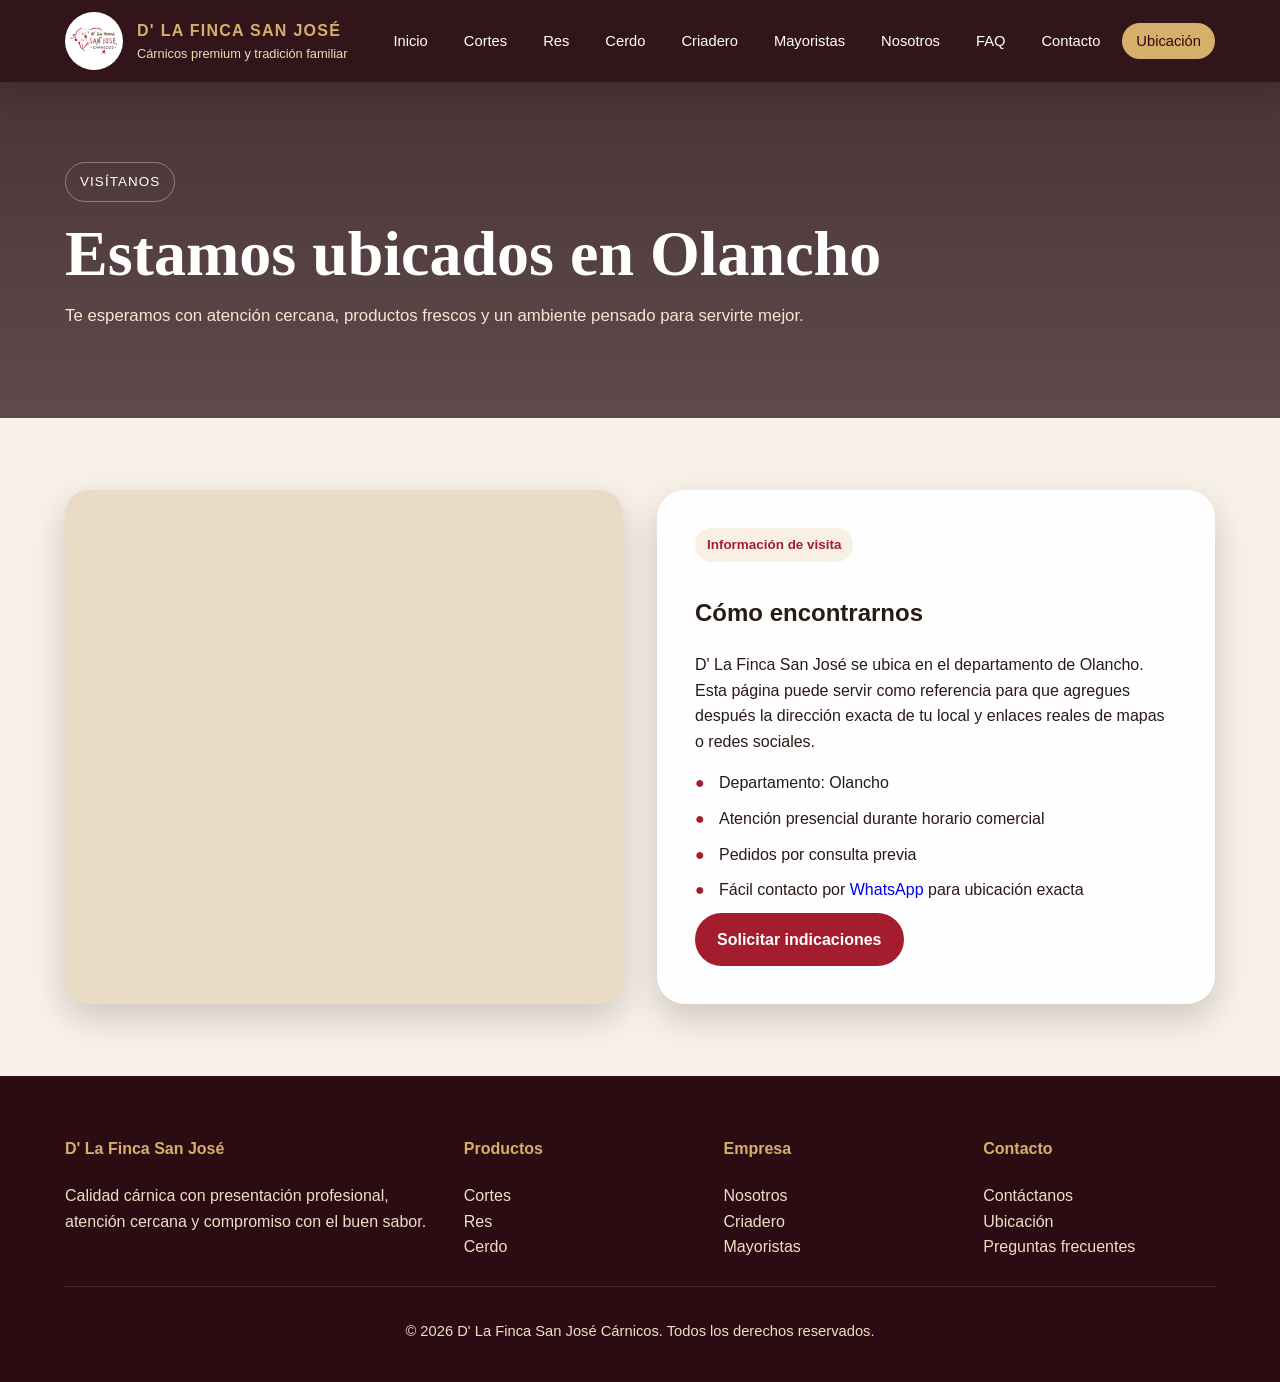
<file: ubicacion.html>
<!DOCTYPE html>
<html lang="es">

<head>
    <meta charset="UTF-8">
    <meta name="viewport" content="width=device-width, initial-scale=1.0">
    <title>Ubicación | D' La Finca San José</title>

    <link rel="stylesheet" href="styles.css">
</head>

<body>

    <header class="site-header">
        <div class="container header-inner">
            <a class="brand" href="index.html">
                <img src="imagenes/logo_finca.jpg" alt="Logo">
                <div class="brand-text">
                    <strong>D' La Finca San José</strong>
                    <span>Cárnicos premium y tradición familiar</span>
                </div>
            </a>
            <nav class="site-nav">
                <ul>
                    <li><a href="index.html">Inicio</a></li>
                    <li><a href="cortes.html">Cortes</a></li>
                    <li><a href="productos_res.html">Res</a></li>
                    <li><a href="producto_cerdo.html">Cerdo</a></li>
                    <li><a href="criadero.html">Criadero</a></li>
                    <li><a href="mayoristas.html">Mayoristas</a></li>
                    <li><a href="acerca.html">Nosotros</a></li>
                    <li><a href="preguntas.html">FAQ</a></li>
                    <li><a href="contacto.html">Contacto</a></li>
                    <li><a class="active" href="ubicacion.html">Ubicación</a></li>
                </ul>
            </nav>
        </div>
    </header>

    <section class="page-hero">
        <div class="container">
            <span class="kicker">
                Visítanos
            </span>
            <h1>
                Estamos ubicados en Olancho
            </h1>
            <p>
                Te esperamos con atención cercana, productos frescos y un ambiente pensado para servirte mejor.
            </p>
        </div>
    </section>

    <section class="section">
        <div class="container grid-2">
            <div class="map-frame">
                <iframe
                    src="https://www.google.com/maps/embed?pb=!1m18!1m12!1m3!1d3858.831301136213!2d-86.14194002515391!3d14.722127874090267!2m3!1f0!2f0!3f0!3m2!1i1024!2i768!4f13.1!3m3!1m2!1s0x8f6c1bdfc1d1e331%3A0xd88420c4f2b732f!2sD'%20La%20Finca%20San%20Jos%C3%A9!5e0!3m2!1ses!2shn!4v1776159663471!5m2!1ses!2shn"
                    loading="lazy"
                    referrerpolicy="no-referrer-when-downgrade">
                </iframe>
            </div>

            <div class="content-box">
                <span class="badge">
                    Información de visita
                </span>
                <h2>
                    Cómo encontrarnos
                </h2>
                <p>
                    D' La Finca San José se ubica en el departamento de Olancho. Esta página puede servir como referencia para que agregues después la dirección exacta de tu local y enlaces reales de mapas o redes sociales.
                </p>
                <ul class="check-list">
                    <li>Departamento: Olancho</li>
                    <li>Atención presencial durante horario comercial</li>
                    <li>Pedidos por consulta previa</li>
                    <li>Fácil contacto por <a href="https://wa.me/50488762286" target="_blank"> WhatsApp </a> para ubicación exacta</li>

                </ul>

                <a href="contacto.html" class="btn">
                    Solicitar indicaciones
                </a>
            </div>
        </div>
    </section>

    <footer class="site-footer">
        <div class="container footer-grid">
            <div>
                <h4>D' La Finca San José</h4>
                <p>
                    Calidad cárnica con presentación profesional, atención cercana y compromiso con el buen sabor.
                </p>
            </div>

            <div>
                <h4>Productos</h4>
                <ul>
                    <li><a href="cortes.html">Cortes</a></li>
                    <li><a href="productos_res.html">Res</a></li>
                    <li><a href="producto_cerdo.html">Cerdo</a></li>
                </ul>
            </div>

            <div>
                <h4>Empresa</h4>
                <ul>
                    <li><a href="acerca.html">Nosotros</a></li>
                    <li><a href="criadero.html">Criadero</a></li>
                    <li><a href="mayoristas.html">Mayoristas</a></li>
                </ul>
            </div>

            <div>
                <h4>Contacto</h4>
                <ul>
                    <li><a href="contacto.html">Contáctanos</a></li>
                    <li><a href="ubicacion.html">Ubicación</a></li>
                    <li><a href="preguntas.html">Preguntas frecuentes</a></li>
                </ul>
            </div>
        </div>

        <div class="container footer-bottom">

            <p>
                © 2026 D' La Finca San José Cárnicos.
                Todos los derechos reservados.
            </p>
        </div>
    </footer>
</body>

</html>
</file>
<file: styles.css>
:root {
    --vino: #65151f;
    --vino-oscuro: #2a0c12;
    --rojo: #a31d2f;
    --dorado: #d6b06a;
    --crema: #f7f1e8;
    --crema-2: #efe4d1;
    --texto: #2a1a16;
    --gris: #6f5b53;
    --blanco: #ffffff;
    --sombra: 0 14px 35px rgba(24, 7, 11, 0.18);
}

* {
    box-sizing: border-box;
}

html {
    scroll-behavior: smooth;
}

body {
    margin: 0;
    font-family: Arial, Helvetica, sans-serif;
    background: var(--crema);
    color: var(--texto);
    line-height: 1.6;
}

img {
    max-width: 100%;
    display: block;
}

a {
    text-decoration: none;
}

ul {
    margin: 0;
    padding: 0;
    list-style: none;
}

.container {
    width: min(1150px, 92%);
    margin: 0 auto;
}

.site-header {
    position: sticky;
    top: 0;
    z-index: 1000;
    background: rgba(42, 12, 18, 0.96);
    backdrop-filter: blur(8px);
    box-shadow: 0 8px 24px rgba(0, 0, 0, 0.15);
}

.header-inner {
    min-height: 82px;
    display: flex;
    align-items: center;
    justify-content: space-between;
    gap: 18px;
    padding: 12px 0;
}

.brand {
    display: flex;
    align-items: center;
    gap: 14px;
    color: var(--blanco);
}

.brand img {
    width: 58px;
    height: 58px;
    object-fit: contain;
    border-radius: 50%;
    background: var(--blanco);
    padding: 4px;
}

.brand-text strong {
    display: block;
    font-size: 1rem;
    letter-spacing: 0.08em;
    text-transform: uppercase;
    color: var(--dorado);
}

.brand-text span {
    display: block;
    font-size: 0.8rem;
    color: #f3d9b5;
}

.site-nav ul {
    display: flex;
    flex-wrap: wrap;
    justify-content: flex-end;
    gap: 8px;
}

.site-nav a {
    color: var(--blanco);
    padding: 10px 14px;
    border-radius: 999px;
    font-size: 0.92rem;
    transition: 0.25s ease;
}

.site-nav a:hover,
.site-nav a.active {
    background: var(--dorado);
    color: var(--vino-oscuro);
}

.hero {
    position: relative;
    color: var(--blanco);
    background-image: url("imagenes/pastoreo_res8.jpg");
    background-size: cover;
    background-position: center;
    min-height: 78vh;
    display: flex;
    align-items: center;
}

.hero-content {
    padding: 70px 0;
    max-width: 660px;
}

.kicker {
    display: inline-block;
    padding: 8px 14px;
    border: 1px solid rgba(255,255,255,0.35);
    border-radius: 999px;
    font-size: 0.84rem;
    letter-spacing: 0.08em;
    text-transform: uppercase;
    margin-bottom: 18px;
}

.hero h1,
.page-hero h1 {
    margin: 0 0 16px;
    font-family: Georgia, 'Times New Roman', serif;
    font-size: clamp(2.4rem, 5vw, 4.5rem);
    line-height: 1.05;
}

.hero p,
.page-hero p {
    font-size: 1.05rem;
    margin-bottom: 28px;
    color: #f6e6d2;
}

.hero-actions {
    display: flex;
    flex-wrap: wrap;
    gap: 14px;
}

.btn,
.btn-outline {
    display: inline-block;
    padding: 14px 22px;
    border-radius: 999px;
    font-weight: bold;
    transition: 0.25s ease;
}

.btn {
    background: var(--rojo);
    color: var(--blanco);
}

.btn:hover {
    transform: translateY(-2px);
    background: #be2338;
}

.btn-outline {
    border: 1px solid rgba(255,255,255,0.45);
    color: var(--blanco);
}

.btn-outline:hover {
    background: rgba(255,255,255,0.12);
}

.info-strip {
    background: linear-gradient(90deg, var(--vino), #7c1f2c, var(--vino));
    color: var(--blanco);
    padding: 18px 0;
}

.info-strip-grid {
    display: grid;
    grid-template-columns: repeat(3, 1fr);
    gap: 18px;
}

.info-item {
    padding: 8px 12px;
    border-left: 3px solid var(--dorado);
    background: rgba(255,255,255,0.06);
    border-radius: 10px;
}

.info-item strong {
    display: block;
    color: var(--dorado);
    margin-bottom: 4px;
}

.carousel {
    position: relative;
    width: 100vw;
    height: 60vh;
    overflow: hidden;
}

.carousel .track {
    display: flex;
    position: absolute;
    top: 0px;
    width: auto;
    height: 60vh;
    left: 0vw;
    transition: left 0.7s ease-in-out;
}

.carousel .track .slide {
    flex: 0;
    width: 100vw;
    height: 60vh;
    position: relative;
}

.carousel .track .slide .image {
    width: 100vw;
    height: 60vh;
}

.carousel .track .slide .image img {
    width: 100%;
    height: 100%;
    object-fit: cover;
    object-position: center bottom;
}

.carousel .track .slide .action {
    position: absolute;
    top: 50%;
    left: 50%;
    transform: translate(-50%, -50%);
    width: 280px;
    height: 200px;
    padding-left: 1rem;
    background-color: #efe4d1;
    box-shadow: 3px 3px #333;
    border-radius: 8px;
}

.carousel .track .slide .action h2 {
    color: #65151f;
    font-size: large;
}

.carousel .track .slide .action p {
    color: #2a1a16;
    font-size: medium;
}

/* --- BOTONES CORREGIDOS --- */
.carousel .carousel-btn {
    position: absolute;
    top: 50%;
    transform: translateY(-50%);
    z-index: 10;
    width: 44px;
    height: 44px;
    border-radius: 50%;
    border: none;
    cursor: pointer;
    background: rgba(42, 12, 18, 0.6);
    color: var(--dorado);
    font-weight: bold;
    font-size: 1.2rem;
    transition: background 0.2s ease;
}

.carousel .carousel-btn:hover {
    background: rgba(42, 12, 18, 0.9);
}

.carousel .carousel-btn.btnleft  { left: 16px; }
.carousel .carousel-btn.btnright { right: 16px; }
/* ------------------------- */

.section {
    padding: 72px 0;
}

.section.alt {
    background: var(--crema-2);
}

.section.dark {
    background: var(--vino-oscuro);
    color: var(--blanco);
}

.dark .stat-box h3 {
    color: var(--vino);
}

.dark .stat-box p {
    color: var(--texto);
}

.section-title {
    text-align: center;
    margin-bottom: 42px;
}

.section-title span {
    display: inline-block;
    color: var(--rojo);
    font-weight: bold;
    text-transform: uppercase;
    letter-spacing: 0.12em;
    font-size: 0.8rem;
    margin-bottom: 10px;
}

.section-title h2 {
    margin: 0 0 12px;
    font-family: Georgia, 'Times New Roman', serif;
    font-size: clamp(2rem, 3vw, 3rem);
}

.section-title p {
    max-width: 760px;
    margin: 0 auto;
    color: var(--gris);
}

.dark .section-title p,
.dark .card p,
.dark .feature p,
.dark .cta-box p {
    color: #eddcc6;
}

.grid-2 {
    display: grid;
    grid-template-columns: repeat(2, 1fr);
    gap: 34px;
    align-items: center;
}

.grid-3,
.cards,
.product-grid,
.contact-grid,
.stats-grid,
.faq-grid {
    display: grid;
    grid-template-columns: repeat(3, 1fr);
    gap: 24px;
}

.card,
.feature,
.product-card,
.faq-item,
.contact-card,
.stat-box,
.cta-box {
    background: var(--blanco);
    border-radius: 24px;
    box-shadow: var(--sombra);
    padding: 26px;
}

.feature,
.stat-box {
    text-align: center;
}

.card h3,
.feature h3,
.product-card h3,
.faq-item h3,
.contact-card h3,
.cta-box h3 {
    margin-top: 0;
    margin-bottom: 12px;
    font-family: Georgia, 'Times New Roman', serif;
}

.image-frame {
    border-radius: 28px;
    overflow: hidden;
    box-shadow: var(--sombra);
}

.image-frame img {
    width: 100%;
    height: 100%;
    object-fit: cover;
}

.check-list li {
    margin-bottom: 10px;
    padding-left: 24px;
    position: relative;
}

.check-list li::before {
    content: '●';
    position: absolute;
    left: 0;
    color: var(--rojo);
}

.product-card img,
.gallery img {
    width: 100%;
    height: 240px;
    object-fit: cover;
    border-radius: 18px;
    margin-bottom: 16px;
}

.price-tag {
    display: inline-block;
    margin-top: 12px;
    padding: 8px 14px;
    background: var(--crema-2);
    color: var(--rojo);
    border-radius: 999px;
    font-weight: bold;
}

.gallery {
    display: grid;
    grid-template-columns: repeat(3, 1fr);
    gap: 18px;
}

.table-wrap {
    overflow-x: auto;
    background: var(--blanco);
    border-radius: 24px;
    box-shadow: var(--sombra);
}

.tabla-productos {
    width: 100%;
    border-collapse: collapse;
}

.tabla-productos th,
.tabla-productos td {
    padding: 16px;
    text-align: left;
    border-bottom: 1px solid #eadfce;
}

.tabla-productos th {
    background: var(--vino-oscuro);
    color: var(--dorado);
}

.tabla-productos tr:hover {
    background: #fff8f0;
}

.page-hero {
    padding: 80px 0 60px;
    color: var(--blanco);
    background: linear-gradient(rgba(36,10,15,0.82), rgba(36,10,15,0.72)),
    url('https://images.unsplash.com/photo-1597417321971-45e034f7a993?q=80&w=1397&auto=format&fit=crop&ixlib=rb-4.1.0&ixid=M3wxMjA3fDB8MHxwaG90by1wYWdlfHx8fGVufDB8fHx8fA%3D%3D') center/cover;
}

.content-box {
    background: rgba(255,255,255,0.94);
    color: var(--texto);
    border-radius: 28px;
    padding: 38px;
    box-shadow: var(--sombra);
}

.form-box {
    background: var(--blanco);
    border-radius: 24px;
    padding: 28px;
    box-shadow: var(--sombra);
}

.form-row {
    display: grid;
    grid-template-columns: repeat(2, 1fr);
    gap: 16px;
}

label {
    display: block;
    font-weight: bold;
    margin-bottom: 8px;
}

input,
textarea,
select {
    width: 100%;
    padding: 14px 16px;
    border: 1px solid #d8c8b4;
    border-radius: 14px;
    font-size: 1rem;
    background: #fffdfa;
}

textarea {
    resize: vertical;
    min-height: 140px;
}

.site-footer {
    background: var(--vino-oscuro);
    color: #f1dfc5;
    padding: 60px 0 24px;
}

.footer-grid {
    display: grid;
    grid-template-columns: 1.6fr 1fr 1fr 1fr;
    gap: 28px;
}

.site-footer h4 {
    margin-top: 0;
    color: var(--dorado);
}

.site-footer a {
    color: #f1dfc5;
}

.site-footer a:hover {
    color: var(--dorado);
}

.footer-bottom {
    text-align: center;
    margin-top: 26px;
    padding-top: 18px;
    border-top: 1px solid rgba(255,255,255,0.12);
    font-size: 0.92rem;
}

.map-frame {
    min-height: 100%;
    background: #eadbc7;
    border-radius: 24px;
    overflow: hidden;
    box-shadow: var(--sombra);
}

.map-frame iframe {
    width: 100%;
    min-height: 500px;
    border: 0;
}

.badge {
    display: inline-block;
    background: rgba(214, 176, 106, 0.18);
    color: var(--rojo);
    padding: 6px 12px;
    border-radius: 999px;
    font-weight: bold;
    font-size: 0.84rem;
    margin-bottom: 12px;
}

.error {
    border-color: red;
    outline-color: red;
}

.error-text {
    font-weight: bold;
    color: #760000;
    font-size: 0.75rem;
}

@media (max-width: 980px) {
    .grid-2,
    .grid-3,
    .cards,
    .product-grid,
    .contact-grid,
    .stats-grid,
    .faq-grid,
    .footer-grid,
    .gallery,
    .info-strip-grid {
        grid-template-columns: 1fr;
    }

    .header-inner {
        flex-direction: column;
        align-items: flex-start;
    }

    .site-nav ul {
        justify-content: flex-start;
    }
}

@media (max-width: 640px) {
    .hero {
        min-height: auto;
    }

    .hero-content,
    .page-hero {
        padding-top: 48px;
        padding-bottom: 48px;
    }

    .form-row {
        grid-template-columns: 1fr;
    }

    .card,
    .feature,
    .product-card,
    .faq-item,
    .contact-card,
    .stat-box,
    .cta-box,
    .content-box,
    .form-box {
        padding: 22px;
    }
}
</file>
